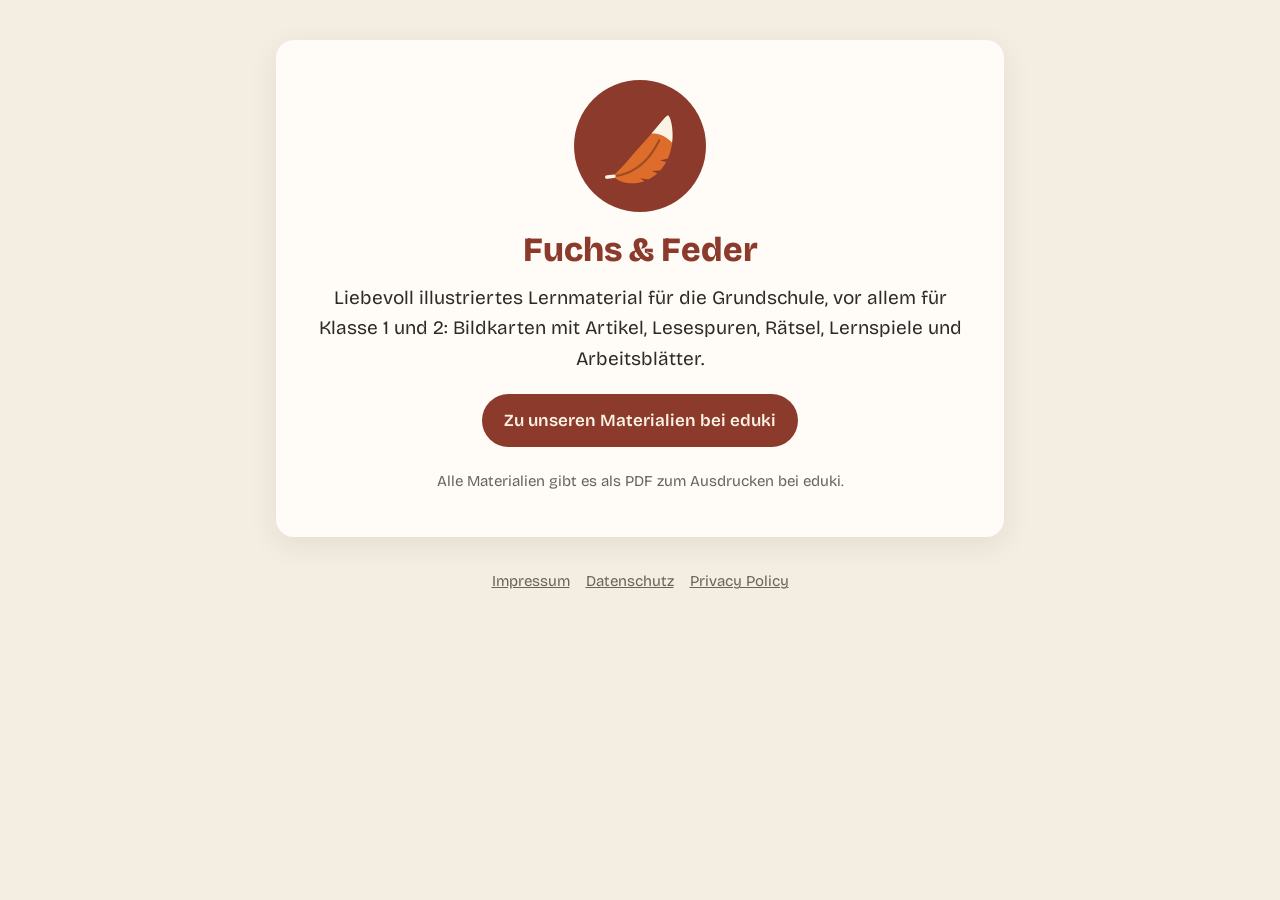
<file: index.html>
<!doctype html>
<html lang="de">
<head>
<meta charset="utf-8">
<meta name="viewport" content="width=device-width, initial-scale=1">
<meta name="robots" content="noindex, nofollow">
<meta name="color-scheme" content="light">
<title>Fuchs &amp; Feder · Lernmaterial für die Grundschule</title>
<link rel="icon" href="/assets/logo.png">
<link rel="stylesheet" href="/assets/style.css">
</head>
<body>
<main><div class="card">
<div class="hero">
<img src="/assets/logo.png" alt="Fuchs &amp; Feder" width="132" height="132">
<h1>Fuchs &amp; Feder</h1>
<p class="lead">Liebevoll illustriertes Lernmaterial für die Grundschule, vor allem für Klasse 1 und 2: Bildkarten mit
Artikel, Lesespuren, Rätsel, Lernspiele und Arbeitsblätter.</p>
<a class="button" href="https://eduki.com/de/autor/5081935/fuchs-feder">Zu unseren Materialien bei eduki</a>
<p class="muted" style="margin-top:22px">Alle Materialien gibt es als PDF zum Ausdrucken bei eduki.</p>
</div>
</div></main>
<footer><a href="/impressum/">Impressum</a><a href="/datenschutz/">Datenschutz</a><a href="/privacy/" lang="en">Privacy Policy</a></footer>
</body>
</html>
</file>
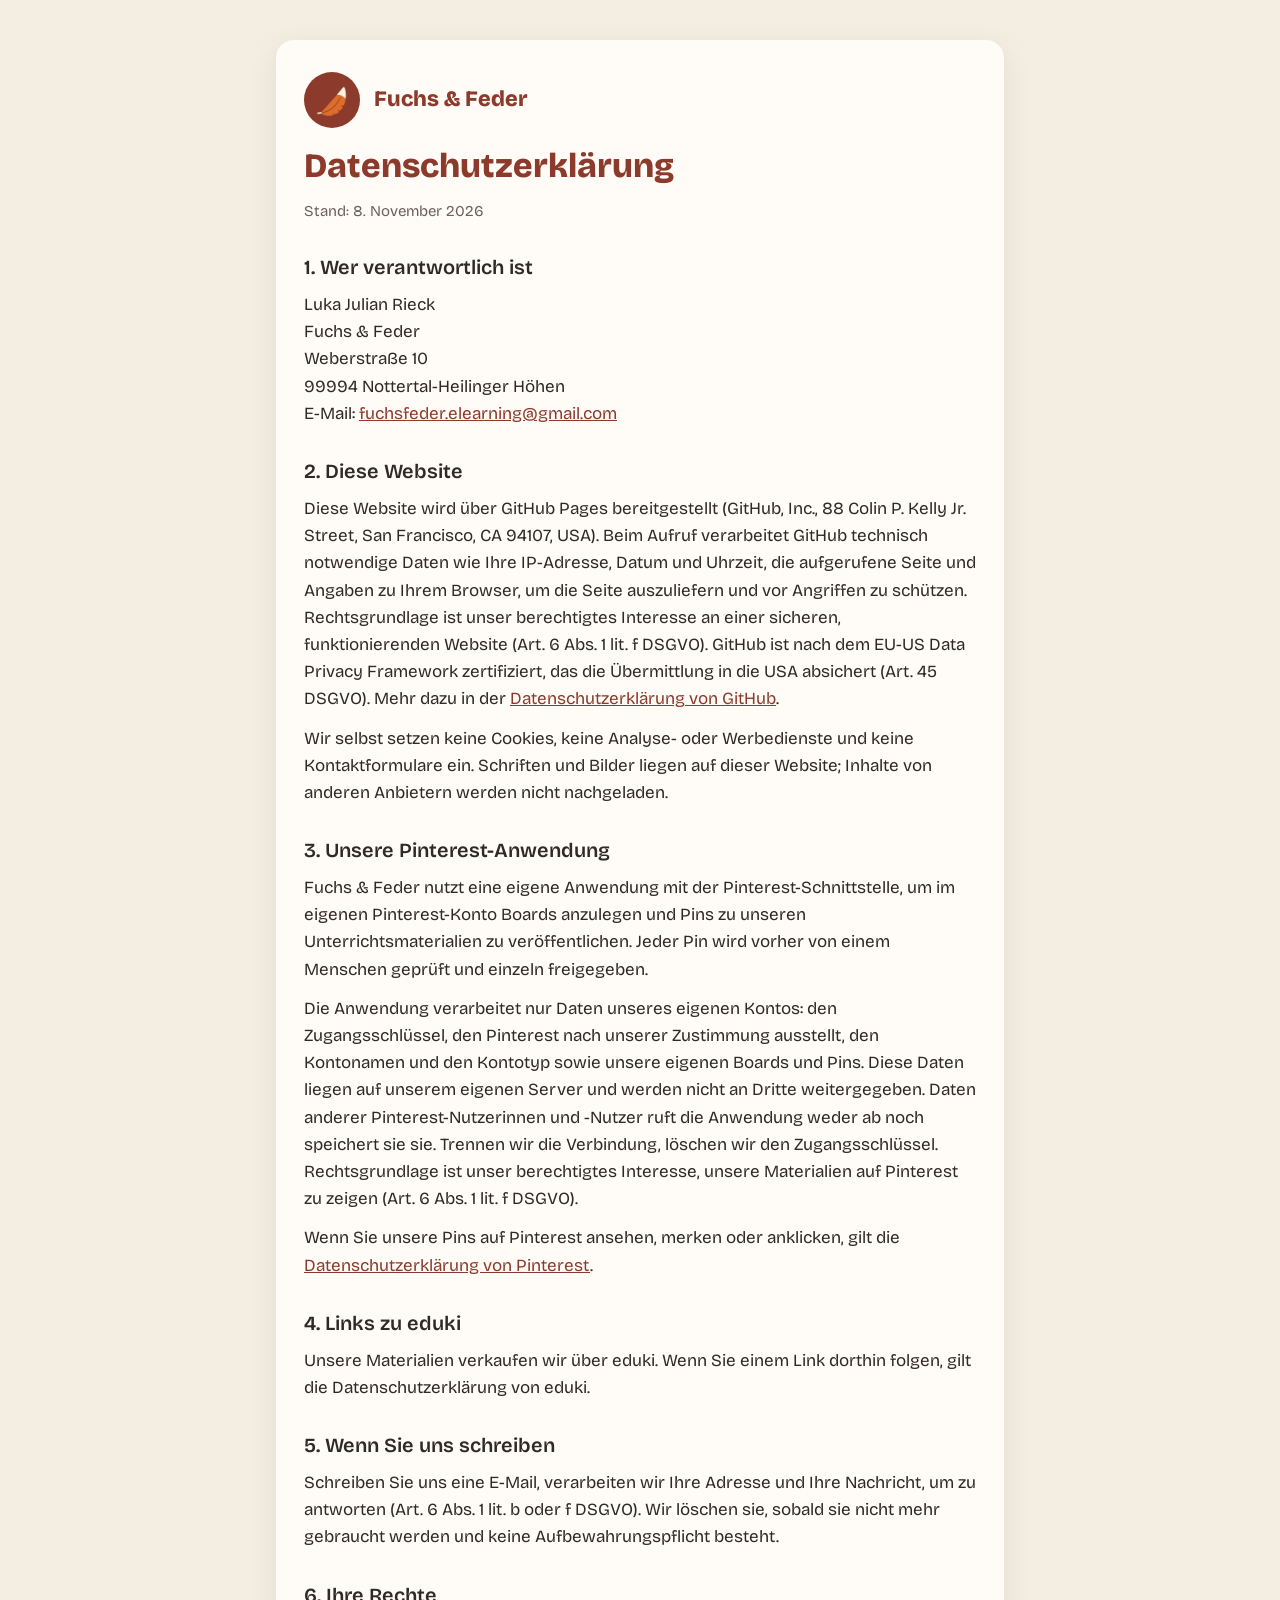
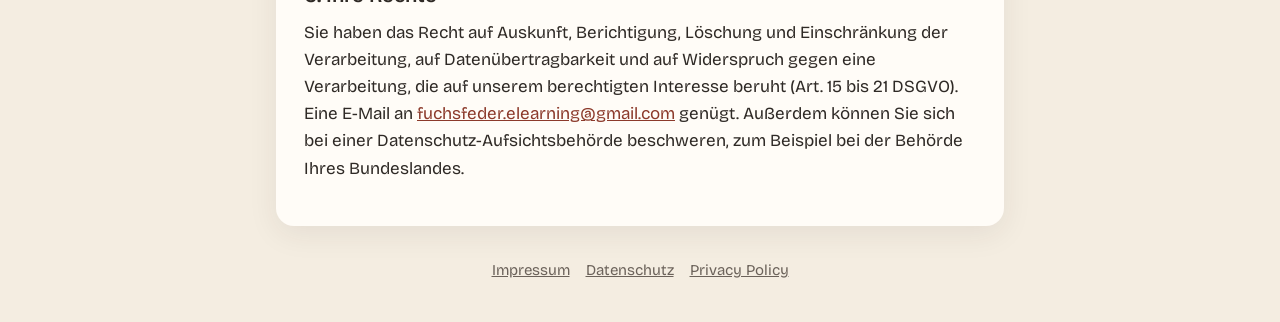
<file: datenschutz/index.html>
<!doctype html>
<html lang="de">
<head>
<meta charset="utf-8">
<meta name="viewport" content="width=device-width, initial-scale=1">
<meta name="robots" content="noindex, nofollow">
<meta name="color-scheme" content="light">
<title>Datenschutzerklärung · Fuchs &amp; Feder</title>
<link rel="icon" href="/assets/logo.png">
<link rel="stylesheet" href="/assets/style.css">
</head>
<body>
<main><div class="card"><a class="brand" href="/"><img src="/assets/logo.png" alt="" width="56" height="56"><span>Fuchs &amp; Feder</span></a>
<h1>Datenschutzerklärung</h1>
<p class="muted">Stand: 8. November 2026</p>
<h2>1. Wer verantwortlich ist</h2>
<address><p>Luka Julian Rieck<br>Fuchs &amp; Feder<br>Weberstraße 10<br>99994 Nottertal-Heilinger Höhen<br>E-Mail: <a href="mailto:fuchsfeder.elearning@gmail.com">fuchsfeder.elearning@gmail.com</a></p></address>
<h2>2. Diese Website</h2>
<p>Diese Website wird über GitHub Pages bereitgestellt (GitHub, Inc., 88 Colin P. Kelly Jr. Street, San Francisco,
CA 94107, USA). Beim Aufruf verarbeitet GitHub technisch notwendige Daten wie Ihre IP-Adresse, Datum und Uhrzeit, die
aufgerufene Seite und Angaben zu Ihrem Browser, um die Seite auszuliefern und vor Angriffen zu schützen.
Rechtsgrundlage ist unser berechtigtes Interesse an einer sicheren, funktionierenden Website (Art. 6 Abs. 1 lit. f
DSGVO). GitHub ist nach dem EU-US Data Privacy Framework zertifiziert, das die Übermittlung in die USA absichert
(Art. 45 DSGVO). Mehr dazu in der
<a href="https://docs.github.com/de/site-policy/privacy-policies/github-general-privacy-statement">Datenschutzerklärung
von GitHub</a>.</p>
<p>Wir selbst setzen keine Cookies, keine Analyse- oder Werbedienste und keine Kontaktformulare ein. Schriften und
Bilder liegen auf dieser Website; Inhalte von anderen Anbietern werden nicht nachgeladen.</p>
<h2>3. Unsere Pinterest-Anwendung</h2>
<p>Fuchs &amp; Feder nutzt eine eigene Anwendung mit der Pinterest-Schnittstelle, um im eigenen Pinterest-Konto Boards
anzulegen und Pins zu unseren Unterrichtsmaterialien zu veröffentlichen. Jeder Pin wird vorher von einem Menschen
geprüft und einzeln freigegeben.</p>
<p>Die Anwendung verarbeitet nur Daten unseres eigenen Kontos: den Zugangsschlüssel, den Pinterest nach unserer
Zustimmung ausstellt, den Kontonamen und den Kontotyp sowie unsere eigenen Boards und Pins. Diese Daten liegen auf
unserem eigenen Server und werden nicht an Dritte weitergegeben. Daten anderer
Pinterest-Nutzerinnen und -Nutzer ruft die Anwendung weder ab noch speichert sie sie. Trennen wir die Verbindung,
löschen wir den Zugangsschlüssel. Rechtsgrundlage ist unser berechtigtes Interesse, unsere Materialien auf Pinterest
zu zeigen (Art. 6 Abs. 1 lit. f DSGVO).</p>
<p>Wenn Sie unsere Pins auf Pinterest ansehen, merken oder anklicken, gilt die
<a href="https://policy.pinterest.com/de/privacy-policy">Datenschutzerklärung von Pinterest</a>.</p>
<h2>4. Links zu eduki</h2>
<p>Unsere Materialien verkaufen wir über eduki. Wenn Sie einem Link dorthin folgen, gilt die Datenschutzerklärung von
eduki.</p>
<h2>5. Wenn Sie uns schreiben</h2>
<p>Schreiben Sie uns eine E-Mail, verarbeiten wir Ihre Adresse und Ihre Nachricht, um zu antworten (Art. 6 Abs. 1
lit. b oder f DSGVO). Wir löschen sie, sobald sie nicht mehr gebraucht werden und keine Aufbewahrungspflicht besteht.</p>
<h2>6. Ihre Rechte</h2>
<p>Sie haben das Recht auf Auskunft, Berichtigung, Löschung und Einschränkung der Verarbeitung, auf
Datenübertragbarkeit und auf Widerspruch gegen eine Verarbeitung, die auf unserem berechtigten Interesse beruht
(Art. 15 bis 21 DSGVO). Eine E-Mail an <a href="mailto:fuchsfeder.elearning@gmail.com">fuchsfeder.elearning@gmail.com</a> genügt. Außerdem können Sie sich bei einer
Datenschutz-Aufsichtsbehörde beschweren, zum Beispiel bei der Behörde Ihres Bundeslandes.</p>
</div></main>
<footer><a href="/impressum/">Impressum</a><a href="/datenschutz/">Datenschutz</a><a href="/privacy/" lang="en">Privacy Policy</a></footer>
</body>
</html>
</file>
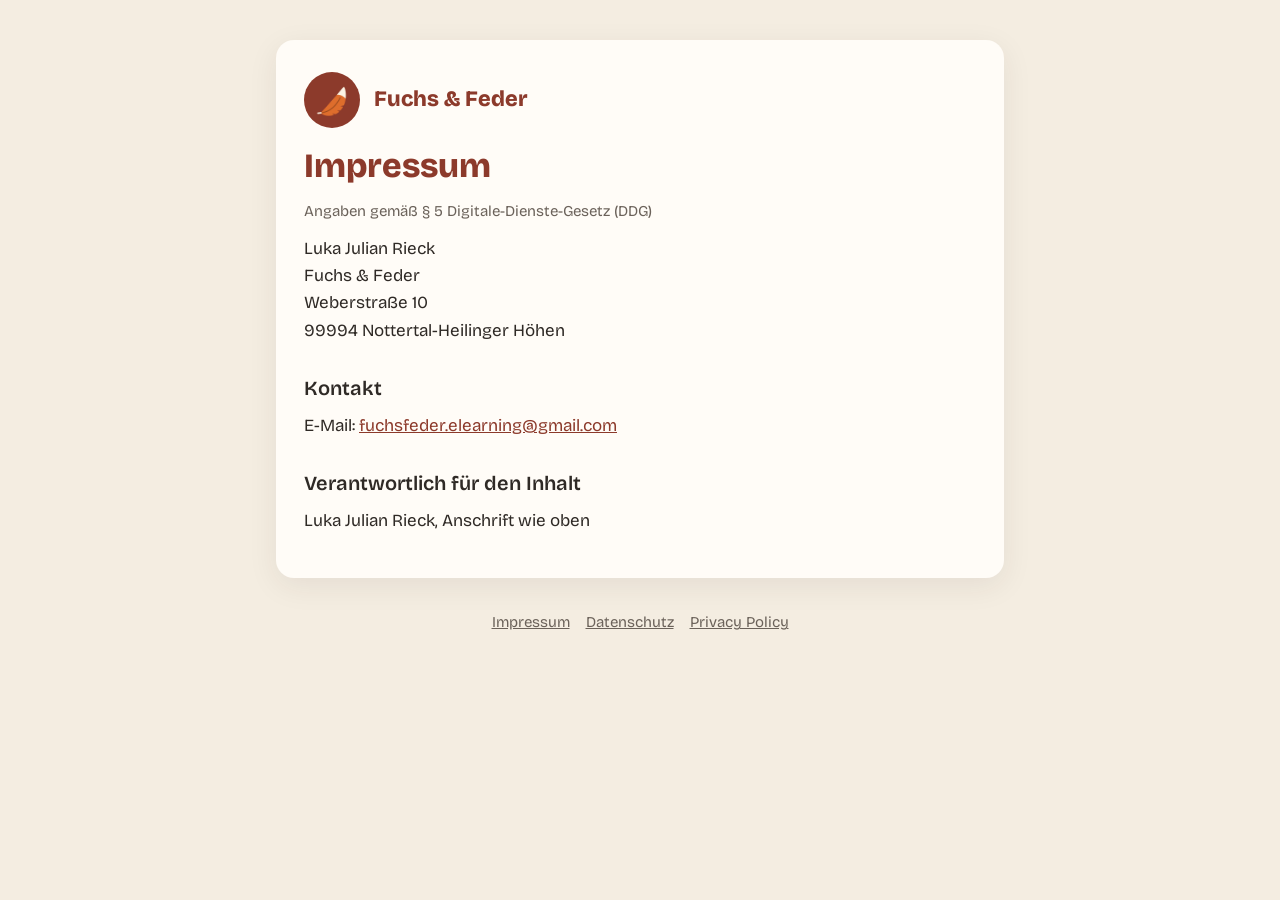
<file: impressum/index.html>
<!doctype html>
<html lang="de">
<head>
<meta charset="utf-8">
<meta name="viewport" content="width=device-width, initial-scale=1">
<meta name="robots" content="noindex, nofollow">
<meta name="color-scheme" content="light">
<title>Impressum · Fuchs &amp; Feder</title>
<link rel="icon" href="/assets/logo.png">
<link rel="stylesheet" href="/assets/style.css">
</head>
<body>
<main><div class="card"><a class="brand" href="/"><img src="/assets/logo.png" alt="" width="56" height="56"><span>Fuchs &amp; Feder</span></a>
<h1>Impressum</h1>
<p class="muted">Angaben gemäß § 5 Digitale-Dienste-Gesetz (DDG)</p>
<address><p>Luka Julian Rieck<br>Fuchs &amp; Feder<br>Weberstraße 10<br>99994 Nottertal-Heilinger Höhen</p></address>
<h2>Kontakt</h2>
<p>E-Mail: <a href="mailto:fuchsfeder.elearning@gmail.com">fuchsfeder.elearning@gmail.com</a></p>
<h2>Verantwortlich für den Inhalt</h2>
<p>Luka Julian Rieck, Anschrift wie oben</p>
</div></main>
<footer><a href="/impressum/">Impressum</a><a href="/datenschutz/">Datenschutz</a><a href="/privacy/" lang="en">Privacy Policy</a></footer>
</body>
</html>
</file>
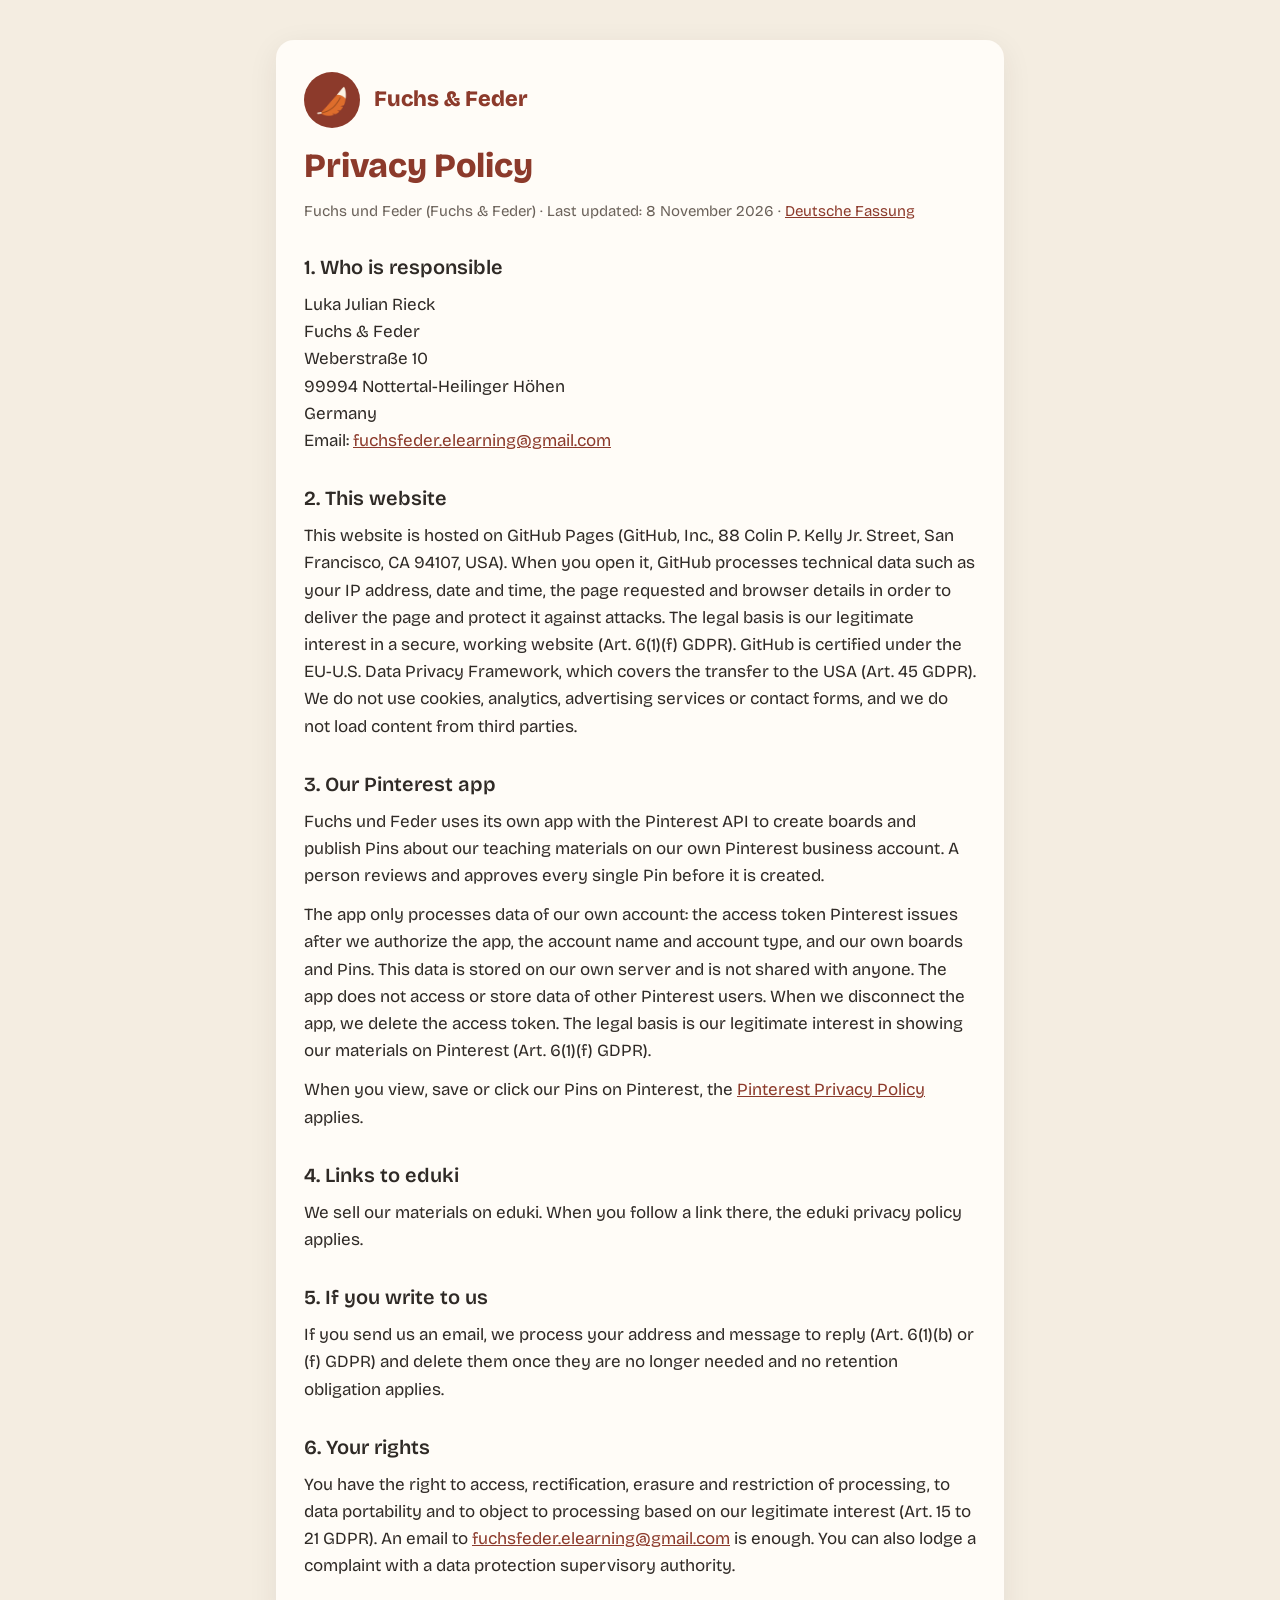
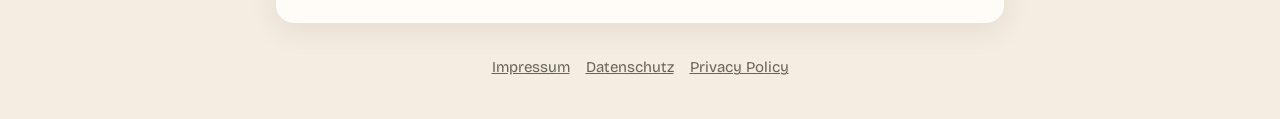
<file: privacy/index.html>
<!doctype html>
<html lang="en">
<head>
<meta charset="utf-8">
<meta name="viewport" content="width=device-width, initial-scale=1">
<meta name="robots" content="noindex, nofollow">
<meta name="color-scheme" content="light">
<title>Privacy Policy · Fuchs und Feder</title>
<link rel="icon" href="/assets/logo.png">
<link rel="stylesheet" href="/assets/style.css">
</head>
<body>
<main><div class="card"><a class="brand" href="/"><img src="/assets/logo.png" alt="" width="56" height="56"><span>Fuchs &amp; Feder</span></a>
<h1>Privacy Policy</h1>
<p class="muted">Fuchs und Feder (Fuchs &amp; Feder) · Last updated: 8 November 2026 ·
<a href="/datenschutz/" lang="de">Deutsche Fassung</a></p>
<h2>1. Who is responsible</h2>
<address><p>Luka Julian Rieck<br>Fuchs &amp; Feder<br>Weberstraße 10<br>99994 Nottertal-Heilinger Höhen<br>Germany<br>Email: <a href="mailto:fuchsfeder.elearning@gmail.com">fuchsfeder.elearning@gmail.com</a></p></address>
<h2>2. This website</h2>
<p>This website is hosted on GitHub Pages (GitHub, Inc., 88 Colin P. Kelly Jr. Street, San Francisco, CA 94107, USA).
When you open it, GitHub processes technical data such as your IP address, date and time, the page requested and
browser details in order to deliver the page and protect it against attacks. The legal basis is our legitimate interest
in a secure, working website (Art. 6(1)(f) GDPR). GitHub is certified under the EU-U.S. Data Privacy Framework, which
covers the transfer to the USA (Art. 45 GDPR). We do not use cookies, analytics, advertising services or contact
forms, and we do not load content from third parties.</p>
<h2>3. Our Pinterest app</h2>
<p>Fuchs und Feder uses its own app with the Pinterest API to create boards and publish Pins about our teaching
materials on our own Pinterest business account. A person reviews and approves every single Pin before it is
created.</p>
<p>The app only processes data of our own account: the access token Pinterest issues after we authorize the app, the
account name and account type, and our own boards and Pins. This data is stored on our own server and is not shared
with anyone. The app does not access or store data of other Pinterest users.
When we disconnect the app, we delete the access token. The legal basis is our legitimate interest in showing our
materials on Pinterest (Art. 6(1)(f) GDPR).</p>
<p>When you view, save or click our Pins on Pinterest, the
<a href="https://policy.pinterest.com/en/privacy-policy">Pinterest Privacy Policy</a> applies.</p>
<h2>4. Links to eduki</h2>
<p>We sell our materials on eduki. When you follow a link there, the eduki privacy policy applies.</p>
<h2>5. If you write to us</h2>
<p>If you send us an email, we process your address and message to reply (Art. 6(1)(b) or (f) GDPR) and delete them
once they are no longer needed and no retention obligation applies.</p>
<h2>6. Your rights</h2>
<p>You have the right to access, rectification, erasure and restriction of processing, to data portability and to
object to processing based on our legitimate interest (Art. 15 to 21 GDPR). An email to <a href="mailto:fuchsfeder.elearning@gmail.com">fuchsfeder.elearning@gmail.com</a> is enough. You can also
lodge a complaint with a data protection supervisory authority.</p>
</div></main>
<footer><a href="/impressum/">Impressum</a><a href="/datenschutz/">Datenschutz</a><a href="/privacy/" lang="en">Privacy Policy</a></footer>
</body>
</html>
</file>
<file: assets/style.css>
@font-face{font-family:"Bricolage Text";src:url("/assets/fonts/BricolageText-400.ttf") format("truetype");font-weight:400;font-display:swap}
@font-face{font-family:"Bricolage Text";src:url("/assets/fonts/BricolageText-600.ttf") format("truetype");font-weight:600;font-display:swap}
@font-face{font-family:"Bricolage Display";src:url("/assets/fonts/BricolageDisplay-800.ttf") format("truetype");font-weight:800;font-display:swap}
:root{--paper:#f4ede1;--card:#fffcf7;--ink:#2f2a26;--muted:#6b625a;--fox:#8c3a2b;--line:#e6dccc;--cream:#fbf3e4}
*{box-sizing:border-box}
html{-webkit-text-size-adjust:100%}
body{margin:0;background:var(--paper);color:var(--ink);font-family:"Bricolage Text",system-ui,-apple-system,"Segoe UI",sans-serif;font-size:17px;line-height:1.6}
main{max-width:760px;margin:0 auto;padding:40px 16px 24px}
.card{background:var(--card);border-radius:18px;padding:32px 28px;box-shadow:0 8px 30px rgba(47,42,38,.08)}
.brand{display:flex;align-items:center;gap:14px;text-decoration:none;color:inherit;margin-bottom:18px}
.brand img{width:56px;height:56px;border-radius:50%}
.brand span{font-family:"Bricolage Display",sans-serif;font-weight:800;font-size:22px;color:var(--fox)}
h1{font-family:"Bricolage Display",sans-serif;font-weight:800;color:var(--fox);font-size:34px;line-height:1.15;margin:0 0 14px}
h2{font-size:20px;font-weight:600;margin:28px 0 8px}
p,li{margin:0 0 12px}
ul{padding-left:22px}
a{color:var(--fox)}
.lead{font-size:19px}
.hero{text-align:center}
.hero img{width:132px;height:132px;border-radius:50%;margin:8px auto 18px;display:block}
.button{display:inline-block;background:var(--fox);color:var(--cream);padding:13px 22px;border-radius:999px;text-decoration:none;font-weight:600;margin-top:8px}
.button:hover{filter:brightness(1.08)}
.muted{color:var(--muted);font-size:15px}
address{font-style:normal}
footer{text-align:center;padding:8px 16px 40px;font-size:15px;color:var(--muted)}
footer a{color:var(--muted);margin:0 8px}
@media (max-width:520px){.card{padding:24px 18px}h1{font-size:28px}}
</file>
